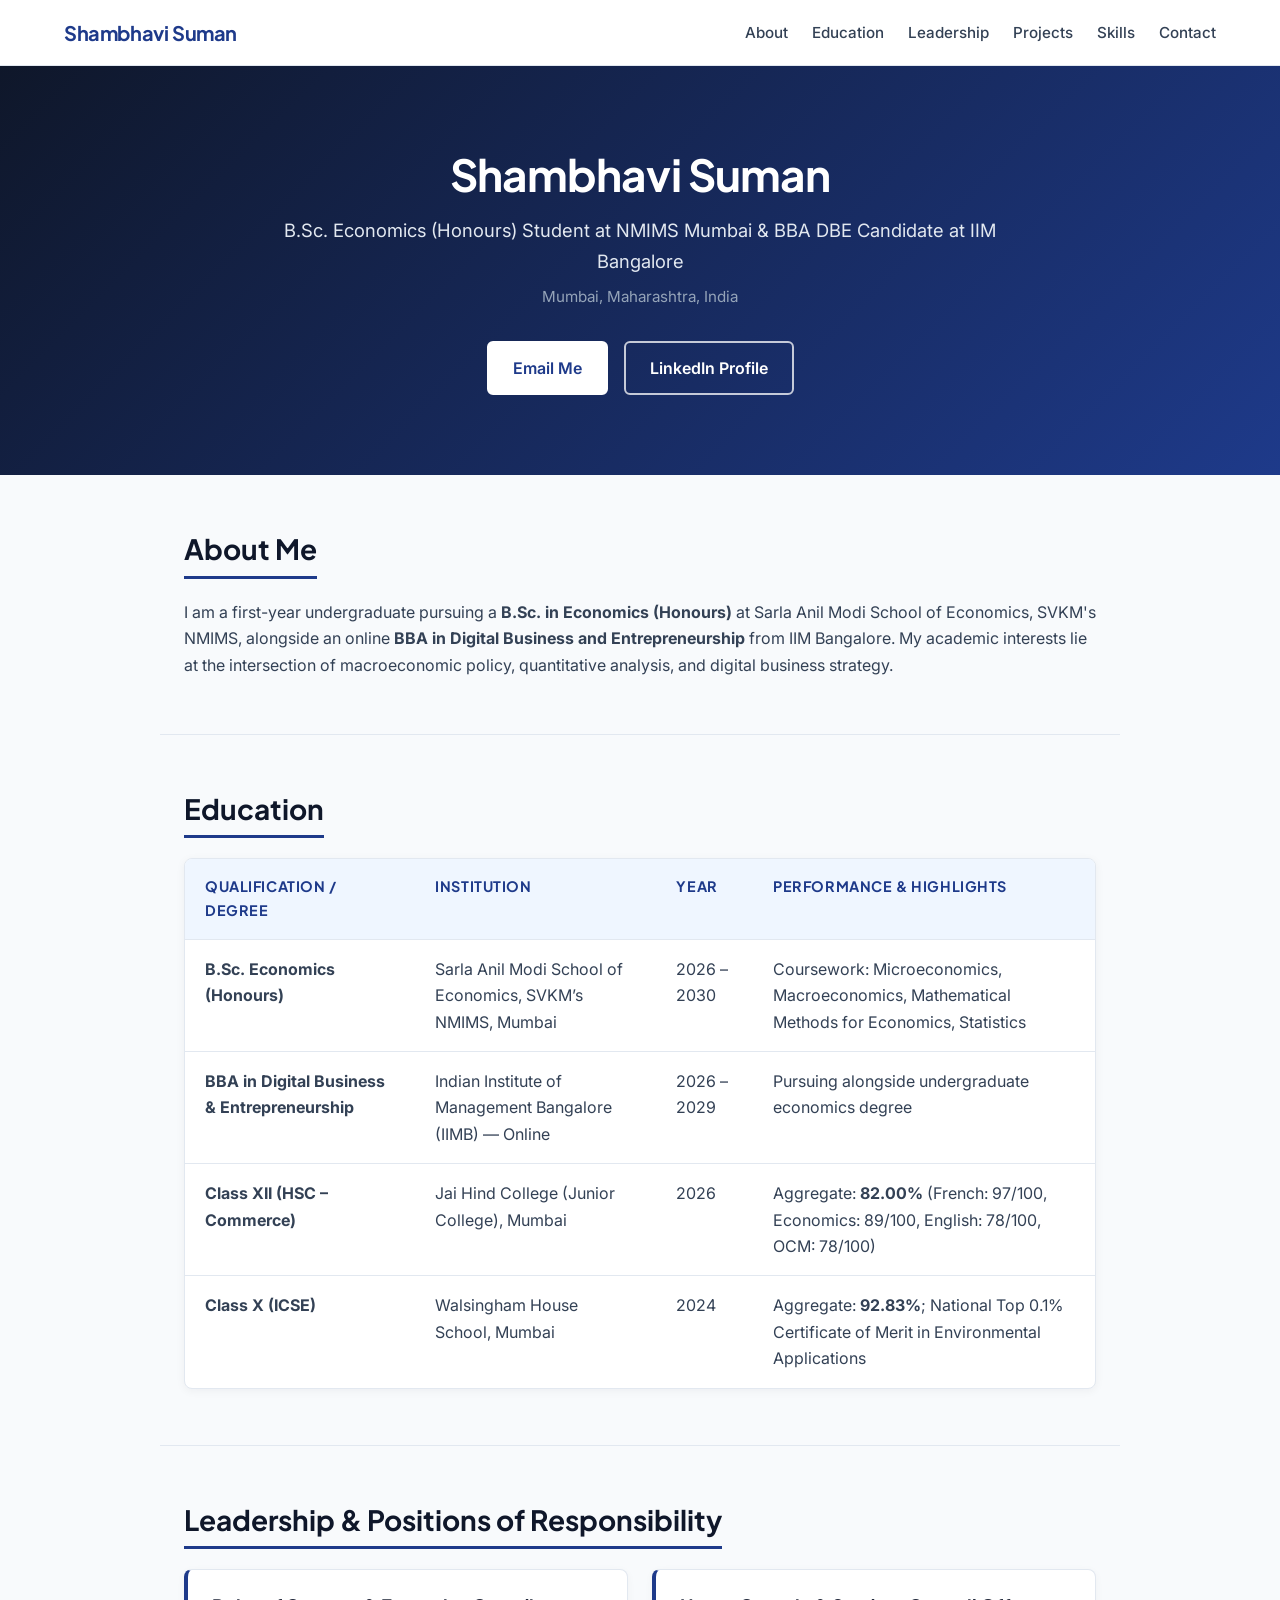
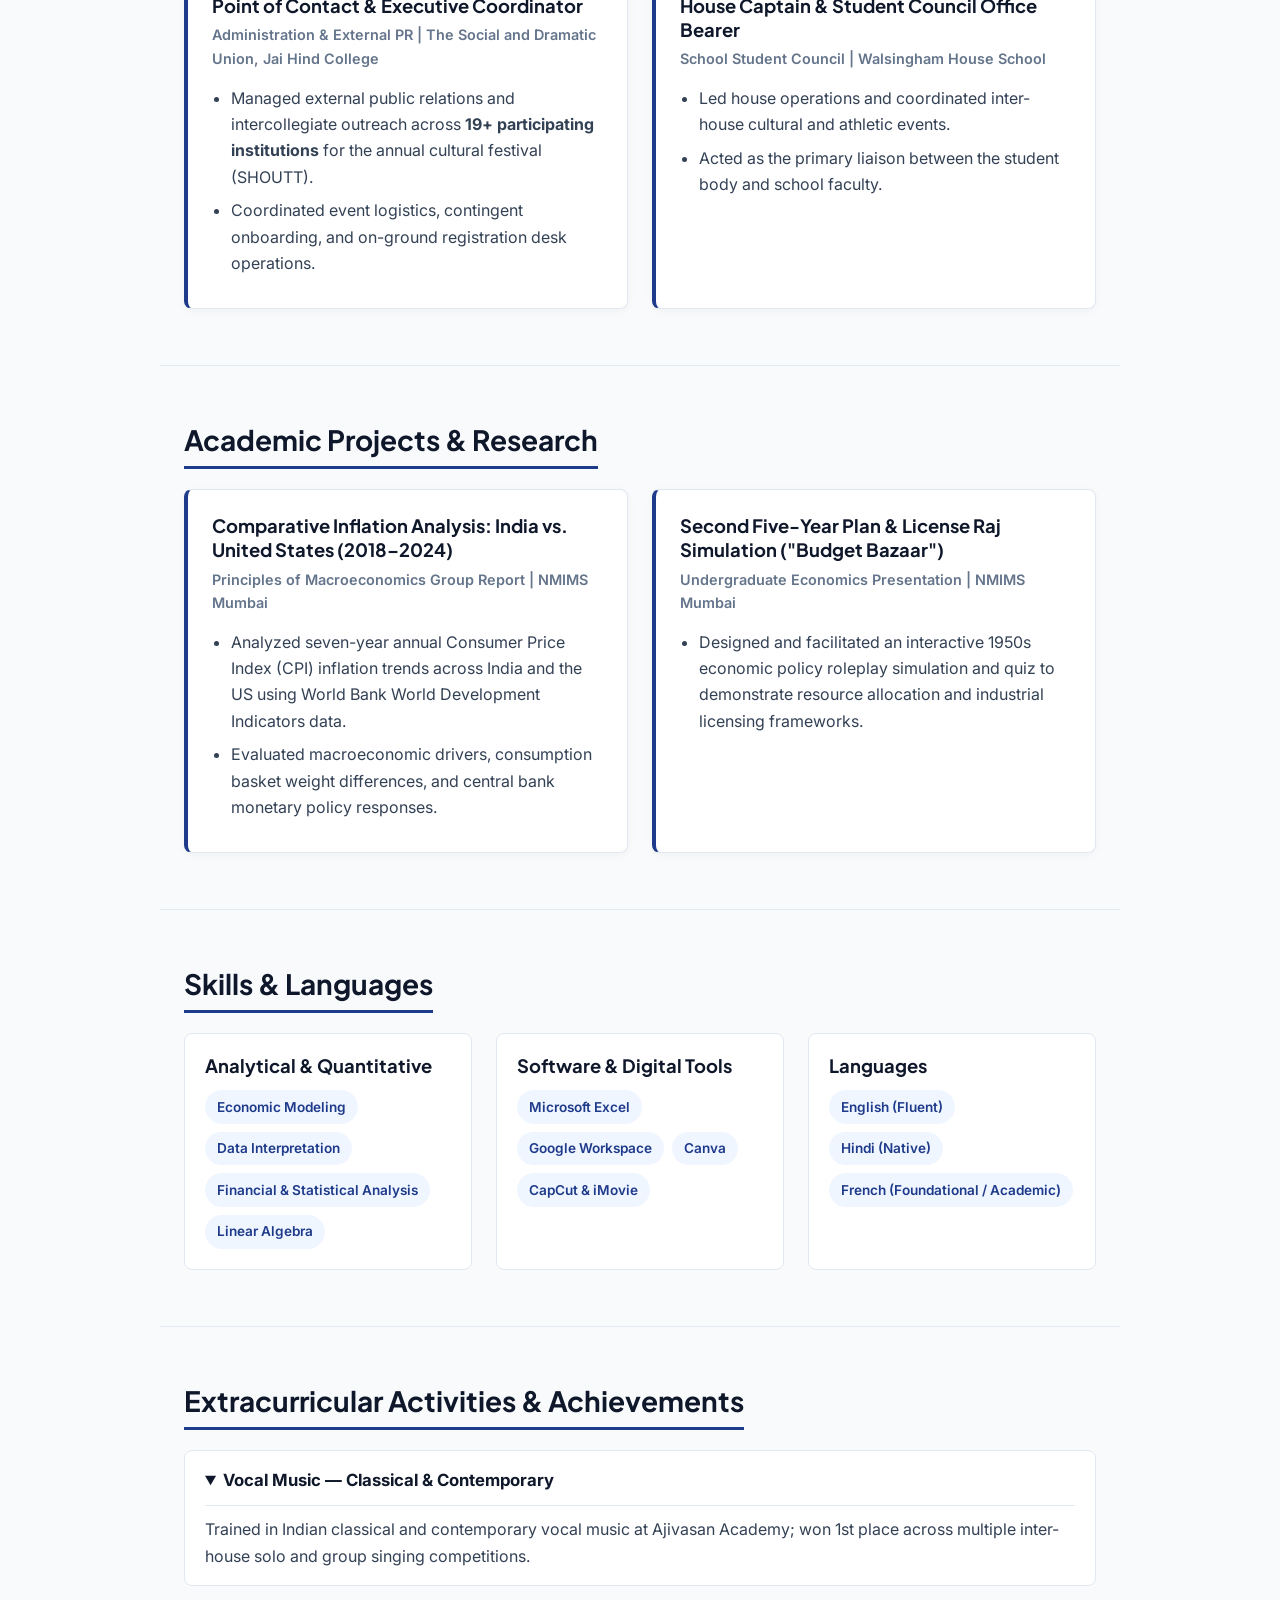
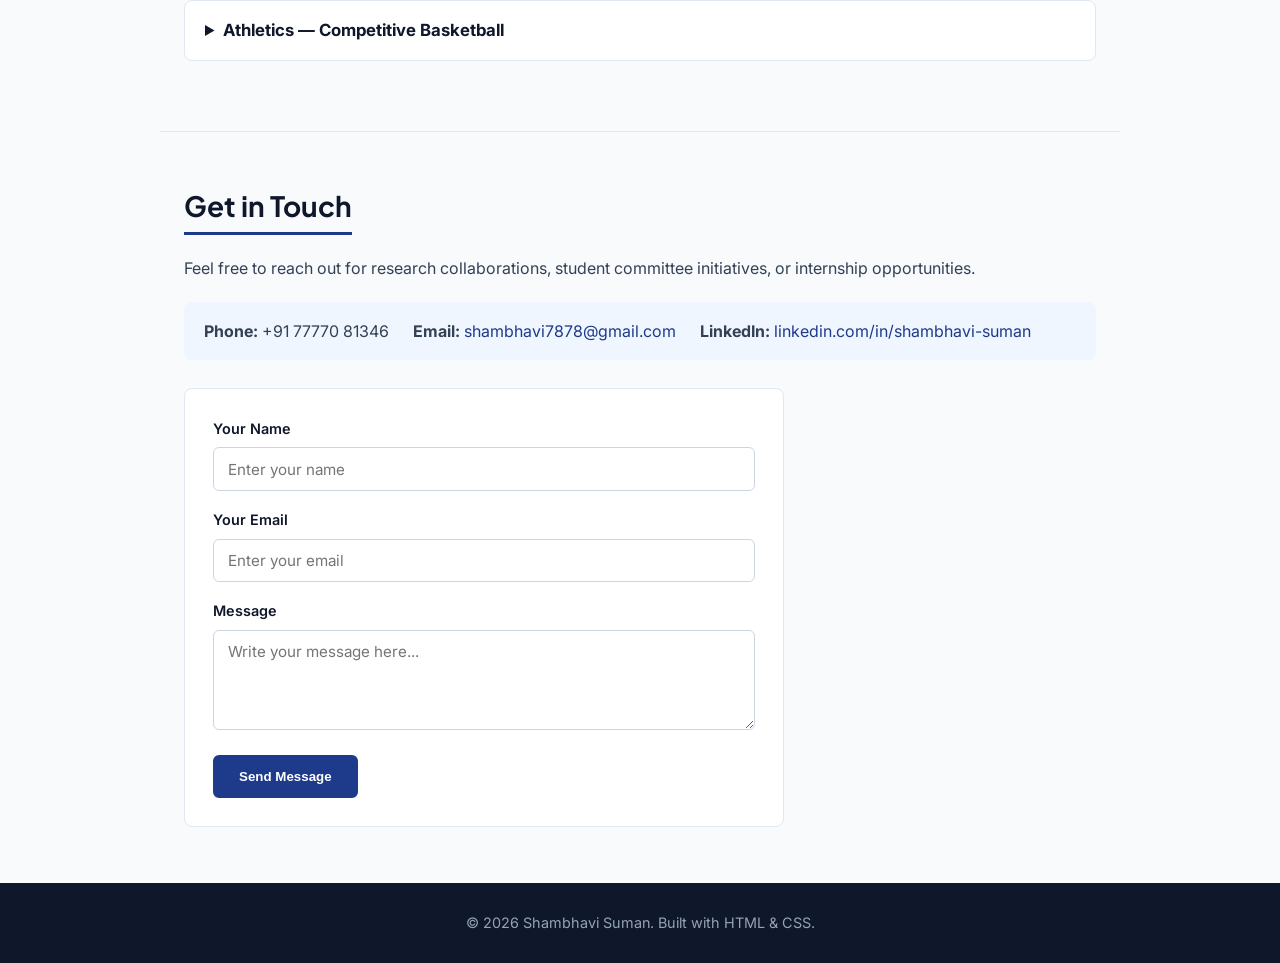
<file: index.html>
<!DOCTYPE html>
<html lang="en">
<head>
  <meta charset="UTF-8">
  <meta name="viewport" content="width=device-width, initial-scale=1.0">
  <title>Shambhavi Suman | Personal Portfolio & Resume</title>
  <!-- Link to external stylesheet for the CSS assignment -->
  <link rel="stylesheet" href="style.css">
</head>
<body>

  <!-- Navigation Bar (Uses anchor links to jump to sections) -->
  <nav id="navbar">
    <div class="nav-brand">
      <a href="#hero">Shambhavi Suman</a>
    </div>
    <ul class="nav-links">
      <li><a href="#about">About</a></li>
      <li><a href="#education">Education</a></li>
      <li><a href="#leadership">Leadership</a></li>
      <li><a href="#projects">Projects</a></li>
      <li><a href="#skills">Skills</a></li>
      <li><a href="#contact">Contact</a></li>
    </ul>
  </nav>

  <!-- Hero / Header Section -->
  <header id="hero">
    <div class="hero-content">
      <h1>Shambhavi Suman</h1>
      <p class="tagline">B.Sc. Economics (Honours) Student at NMIMS Mumbai &amp; BBA DBE Candidate at IIM Bangalore</p>
      <p class="location">Mumbai, Maharashtra, India</p>
      
      <div class="hero-links">
        <a href="mailto:shambhavi7878@gmail.com" class="btn">Email Me</a>
        <a href="https://www.linkedin.com/in/shambhavi-suman-71443622b" target="_blank" rel="noopener noreferrer" class="btn btn-outline">LinkedIn Profile</a>
      </div>
    </div>
  </header>

  <main>

    <!-- About Section -->
    <section id="about" class="container">
      <h2>About Me</h2>
      <p>
        I am a first-year undergraduate pursuing a <strong>B.Sc. in Economics (Honours)</strong> at Sarla Anil Modi School of Economics, SVKM's NMIMS, alongside an online <strong>BBA in Digital Business and Entrepreneurship</strong> from IIM Bangalore. My academic interests lie at the intersection of macroeconomic policy, quantitative analysis, and digital business strategy.
      </p>
    </section>

    <!-- Education Section (Demonstrates Semantic Tables from Module 3) -->
    <section id="education" class="container">
      <h2>Education</h2>
      
      <div class="table-wrapper">
        <table>
          <thead>
            <tr>
              <th>Qualification / Degree</th>
              <th>Institution</th>
              <th>Year</th>
              <th>Performance &amp; Highlights</th>
            </tr>
          </thead>
          <tbody>
            <tr>
              <td><strong>B.Sc. Economics (Honours)</strong></td>
              <td>Sarla Anil Modi School of Economics, SVKM’s NMIMS, Mumbai</td>
              <td>2026 – 2030</td>
              <td>Coursework: Microeconomics, Macroeconomics, Mathematical Methods for Economics, Statistics</td>
            </tr>
            <tr>
              <td><strong>BBA in Digital Business &amp; Entrepreneurship</strong></td>
              <td>Indian Institute of Management Bangalore (IIMB) — Online</td>
              <td>2026 – 2029</td>
              <td>Pursuing alongside undergraduate economics degree</td>
            </tr>
            <tr>
              <td><strong>Class XII (HSC – Commerce)</strong></td>
              <td>Jai Hind College (Junior College), Mumbai</td>
              <td>2026</td>
              <td>Aggregate: <strong>82.00%</strong> (French: 97/100, Economics: 89/100, English: 78/100, OCM: 78/100)</td>
            </tr>
            <tr>
              <td><strong>Class X (ICSE)</strong></td>
              <td>Walsingham House School, Mumbai</td>
              <td>2024</td>
              <td>Aggregate: <strong>92.83%</strong>; National Top 0.1% Certificate of Merit in Environmental Applications</td>
            </tr>
          </tbody>
        </table>
      </div>
    </section>

    <!-- Leadership & Positions of Responsibility -->
    <section id="leadership" class="container">
      <h2>Leadership &amp; Positions of Responsibility</h2>
      
      <div class="card-grid">
        <article class="card">
          <h3>Point of Contact &amp; Executive Coordinator</h3>
          <p class="subtitle">Administration &amp; External PR | The Social and Dramatic Union, Jai Hind College</p>
          <ul>
            <li>Managed external public relations and intercollegiate outreach across <strong>19+ participating institutions</strong> for the annual cultural festival (SHOUTT).</li>
            <li>Coordinated event logistics, contingent onboarding, and on-ground registration desk operations.</li>
          </ul>
        </article>

        <article class="card">
          <h3>House Captain &amp; Student Council Office Bearer</h3>
          <p class="subtitle">School Student Council | Walsingham House School</p>
          <ul>
            <li>Led house operations and coordinated inter-house cultural and athletic events.</li>
            <li>Acted as the primary liaison between the student body and school faculty.</li>
          </ul>
        </article>
      </div>
    </section>

    <!-- Academic Projects & Research -->
    <section id="projects" class="container">
      <h2>Academic Projects &amp; Research</h2>
      
      <div class="card-grid">
        <article class="card">
          <h3>Comparative Inflation Analysis: India vs. United States (2018–2024)</h3>
          <p class="subtitle">Principles of Macroeconomics Group Report | NMIMS Mumbai</p>
          <ul>
            <li>Analyzed seven-year annual Consumer Price Index (CPI) inflation trends across India and the US using World Bank World Development Indicators data.</li>
            <li>Evaluated macroeconomic drivers, consumption basket weight differences, and central bank monetary policy responses.</li>
          </ul>
        </article>

        <article class="card">
          <h3>Second Five-Year Plan &amp; License Raj Simulation ("Budget Bazaar")</h3>
          <p class="subtitle">Undergraduate Economics Presentation | NMIMS Mumbai</p>
          <ul>
            <li>Designed and facilitated an interactive 1950s economic policy roleplay simulation and quiz to demonstrate resource allocation and industrial licensing frameworks.</li>
          </ul>
        </article>
      </div>
    </section>

    <!-- Skills & Languages -->
    <section id="skills" class="container">
      <h2>Skills &amp; Languages</h2>
      
      <div class="skills-wrapper">
        <div class="skill-group">
          <h3>Analytical &amp; Quantitative</h3>
          <ul class="skill-list">
            <li>Economic Modeling</li>
            <li>Data Interpretation</li>
            <li>Financial &amp; Statistical Analysis</li>
            <li>Linear Algebra</li>
          </ul>
        </div>

        <div class="skill-group">
          <h3>Software &amp; Digital Tools</h3>
          <ul class="skill-list">
            <li>Microsoft Excel</li>
            <li>Google Workspace</li>
            <li>Canva</li>
            <li>CapCut &amp; iMovie</li>
          </ul>
        </div>

        <div class="skill-group">
          <h3>Languages</h3>
          <ul class="skill-list">
            <li>English (Fluent)</li>
            <li>Hindi (Native)</li>
            <li>French (Foundational / Academic)</li>
          </ul>
        </div>
      </div>
    </section>

    <!-- Extracurricular Activities (Uses native HTML <details> for zero-JS interactivity) -->
    <section id="extracurriculars" class="container">
      <h2>Extracurricular Activities &amp; Achievements</h2>
      
      <details open>
        <summary><strong>Vocal Music — Classical &amp; Contemporary</strong></summary>
        <p>Trained in Indian classical and contemporary vocal music at Ajivasan Academy; won 1st place across multiple inter-house solo and group singing competitions.</p>
      </details>

      <details>
        <summary><strong>Athletics — Competitive Basketball</strong></summary>
        <p>Former School Basketball Team Captain; led the squad to First Runner-Up finishes in inter-school tournaments (2018, 2023).</p>
      </details>
    </section>

    <!-- Contact Section (Demonstrates Forms, Inputs, and Buttons from Module 3) -->
    <section id="contact" class="container">
      <h2>Get in Touch</h2>
      <p>Feel free to reach out for research collaborations, student committee initiatives, or internship opportunities.</p>
      
      <div class="contact-info">
        <p><strong>Phone:</strong> +91 77770 81346</p>
        <p><strong>Email:</strong> <a href="mailto:shambhavi7878@gmail.com">shambhavi7878@gmail.com</a></p>
        <p><strong>LinkedIn:</strong> <a href="https://www.linkedin.com/in/shambhavi-suman-71443622b" target="_blank" rel="noopener noreferrer">linkedin.com/in/shambhavi-suman</a></p>
      </div>

      <form action="#" method="post" class="contact-form">
        <div class="form-group">
          <label for="name">Your Name</label>
          <input type="text" id="name" name="name" placeholder="Enter your name" required>
        </div>

        <div class="form-group">
          <label for="email">Your Email</label>
          <input type="email" id="email" name="email" placeholder="Enter your email" required>
        </div>

        <div class="form-group">
          <label for="message">Message</label>
          <textarea id="message" name="message" rows="4" placeholder="Write your message here..." required></textarea>
        </div>

        <button type="submit" class="btn">Send Message</button>
      </form>
    </section>

  </main>

  <!-- Footer -->
  <footer>
    <p>&copy; 2026 Shambhavi Suman. Built with HTML &amp; CSS.</p>
  </footer>

</body>
</html>
</file>
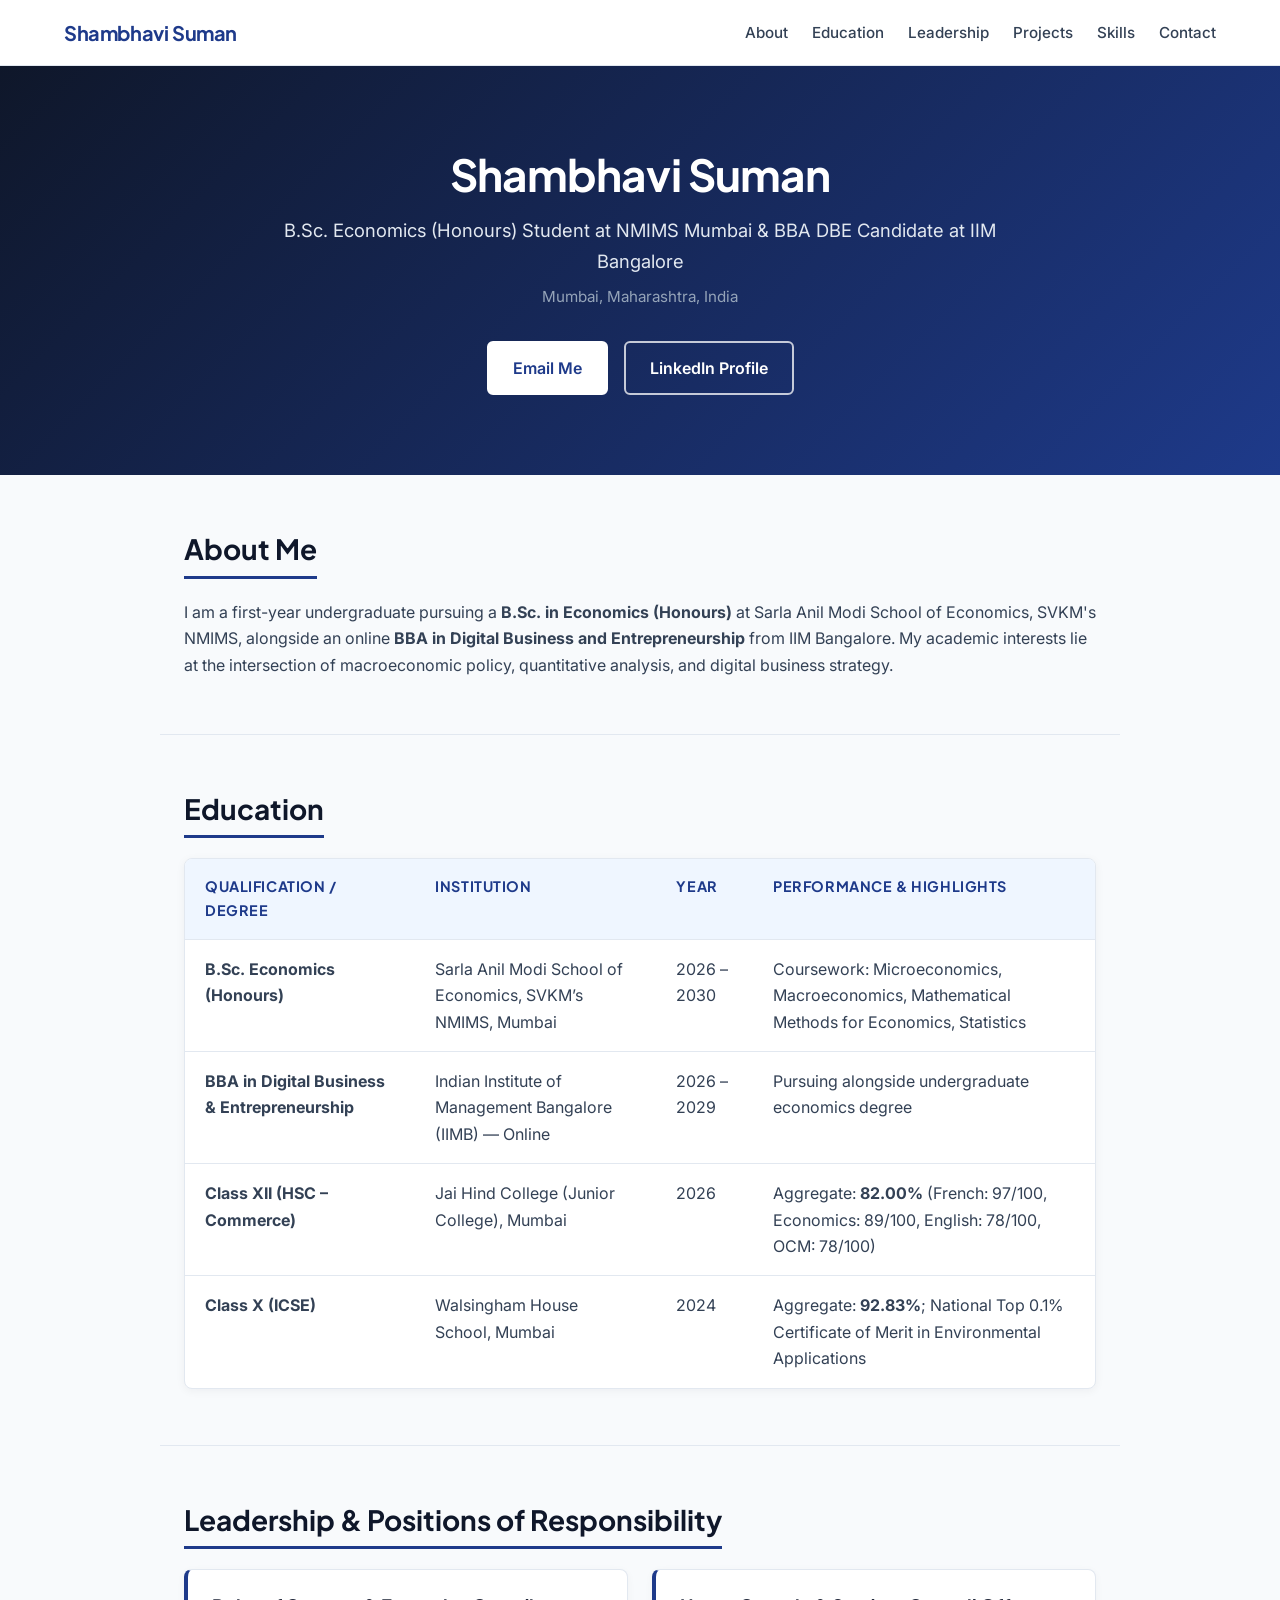
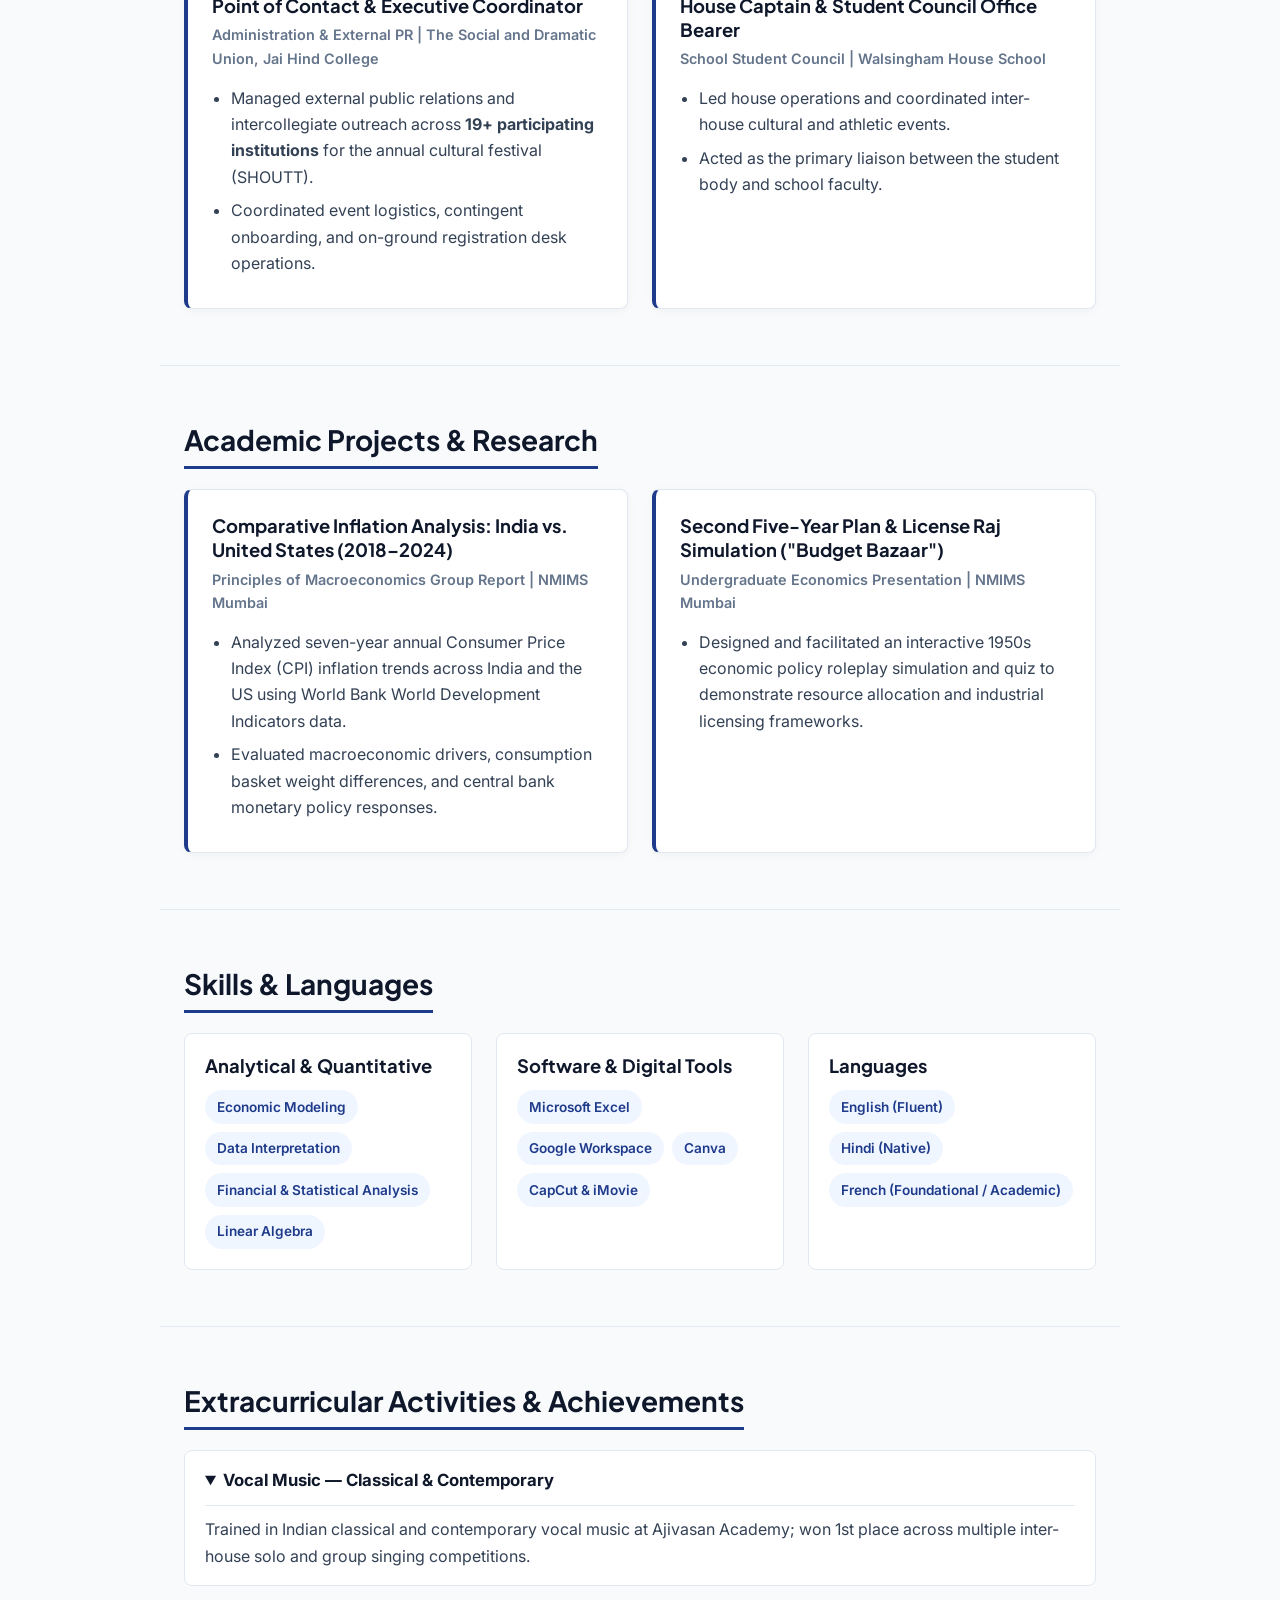
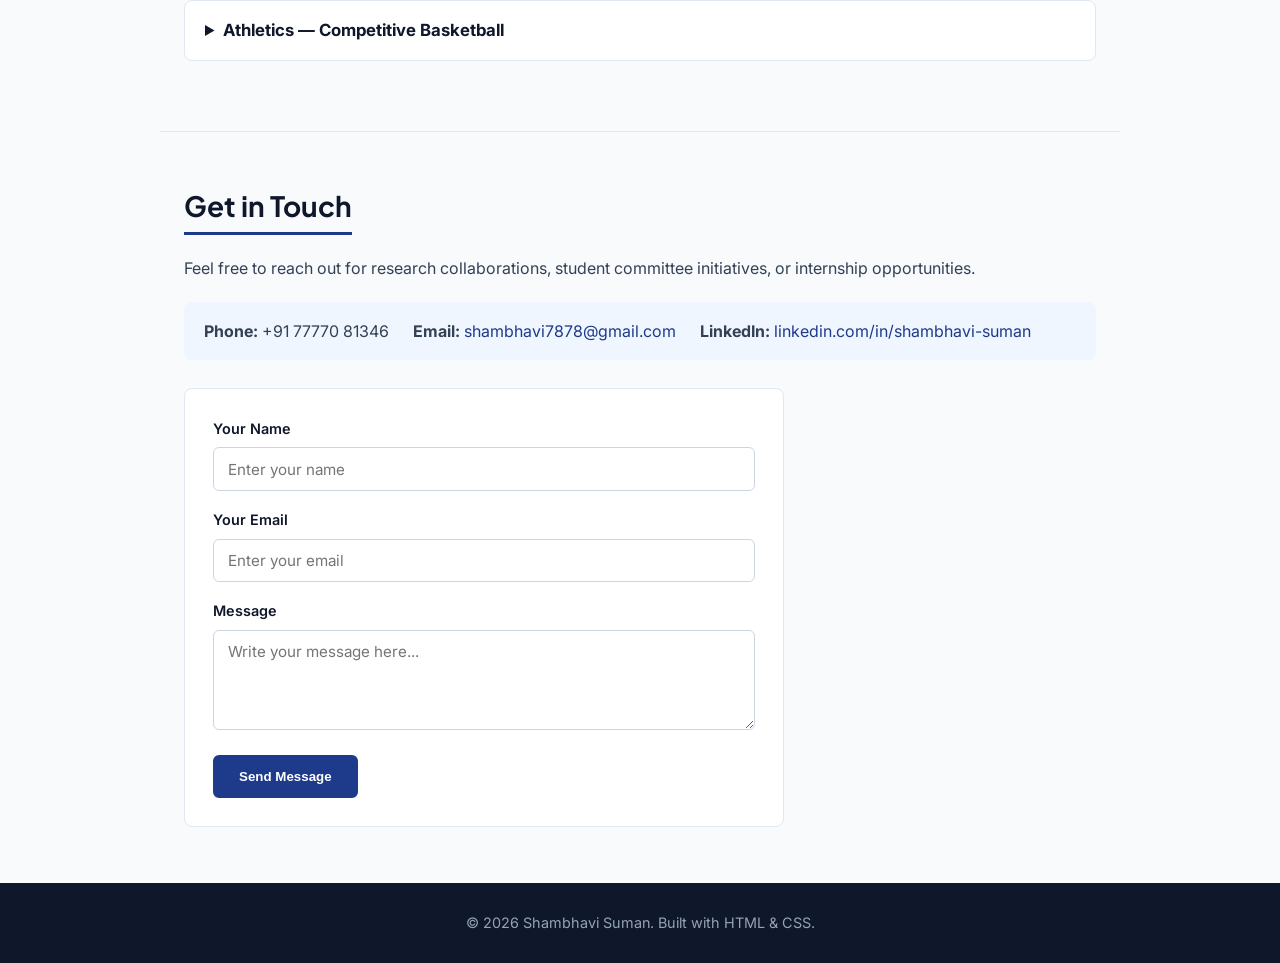
<file: shambhavisumanresumeindex.html>
<!DOCTYPE html>
<html lang="en">
<head>
  <meta charset="UTF-8">
  <meta name="viewport" content="width=device-width, initial-scale=1.0">
  <title>Shambhavi Suman | Personal Portfolio & Resume</title>
  <!-- Link to external stylesheet for the CSS assignment -->
  <link rel="stylesheet" href="style.css">
</head>
<body>

  <!-- Navigation Bar (Uses anchor links to jump to sections) -->
  <nav id="navbar">
    <div class="nav-brand">
      <a href="#hero">Shambhavi Suman</a>
    </div>
    <ul class="nav-links">
      <li><a href="#about">About</a></li>
      <li><a href="#education">Education</a></li>
      <li><a href="#leadership">Leadership</a></li>
      <li><a href="#projects">Projects</a></li>
      <li><a href="#skills">Skills</a></li>
      <li><a href="#contact">Contact</a></li>
    </ul>
  </nav>

  <!-- Hero / Header Section -->
  <header id="hero">
    <div class="hero-content">
      <h1>Shambhavi Suman</h1>
      <p class="tagline">B.Sc. Economics (Honours) Student at NMIMS Mumbai &amp; BBA DBE Candidate at IIM Bangalore</p>
      <p class="location">Mumbai, Maharashtra, India</p>
      
      <div class="hero-links">
        <a href="mailto:shambhavi7878@gmail.com" class="btn">Email Me</a>
        <a href="https://www.linkedin.com/in/shambhavi-suman-71443622b" target="_blank" rel="noopener noreferrer" class="btn btn-outline">LinkedIn Profile</a>
      </div>
    </div>
  </header>

  <main>

    <!-- About Section -->
    <section id="about" class="container">
      <h2>About Me</h2>
      <p>
        I am a first-year undergraduate pursuing a <strong>B.Sc. in Economics (Honours)</strong> at Sarla Anil Modi School of Economics, SVKM's NMIMS, alongside an online <strong>BBA in Digital Business and Entrepreneurship</strong> from IIM Bangalore. My academic interests lie at the intersection of macroeconomic policy, quantitative analysis, and digital business strategy.
      </p>
    </section>

    <!-- Education Section (Demonstrates Semantic Tables from Module 3) -->
    <section id="education" class="container">
      <h2>Education</h2>
      
      <div class="table-wrapper">
        <table>
          <thead>
            <tr>
              <th>Qualification / Degree</th>
              <th>Institution</th>
              <th>Year</th>
              <th>Performance &amp; Highlights</th>
            </tr>
          </thead>
          <tbody>
            <tr>
              <td><strong>B.Sc. Economics (Honours)</strong></td>
              <td>Sarla Anil Modi School of Economics, SVKM’s NMIMS, Mumbai</td>
              <td>2026 – 2030</td>
              <td>Coursework: Microeconomics, Macroeconomics, Mathematical Methods for Economics, Statistics</td>
            </tr>
            <tr>
              <td><strong>BBA in Digital Business &amp; Entrepreneurship</strong></td>
              <td>Indian Institute of Management Bangalore (IIMB) — Online</td>
              <td>2026 – 2029</td>
              <td>Pursuing alongside undergraduate economics degree</td>
            </tr>
            <tr>
              <td><strong>Class XII (HSC – Commerce)</strong></td>
              <td>Jai Hind College (Junior College), Mumbai</td>
              <td>2026</td>
              <td>Aggregate: <strong>82.00%</strong> (French: 97/100, Economics: 89/100, English: 78/100, OCM: 78/100)</td>
            </tr>
            <tr>
              <td><strong>Class X (ICSE)</strong></td>
              <td>Walsingham House School, Mumbai</td>
              <td>2024</td>
              <td>Aggregate: <strong>92.83%</strong>; National Top 0.1% Certificate of Merit in Environmental Applications</td>
            </tr>
          </tbody>
        </table>
      </div>
    </section>

    <!-- Leadership & Positions of Responsibility -->
    <section id="leadership" class="container">
      <h2>Leadership &amp; Positions of Responsibility</h2>
      
      <div class="card-grid">
        <article class="card">
          <h3>Point of Contact &amp; Executive Coordinator</h3>
          <p class="subtitle">Administration &amp; External PR | The Social and Dramatic Union, Jai Hind College</p>
          <ul>
            <li>Managed external public relations and intercollegiate outreach across <strong>19+ participating institutions</strong> for the annual cultural festival (SHOUTT).</li>
            <li>Coordinated event logistics, contingent onboarding, and on-ground registration desk operations.</li>
          </ul>
        </article>

        <article class="card">
          <h3>House Captain &amp; Student Council Office Bearer</h3>
          <p class="subtitle">School Student Council | Walsingham House School</p>
          <ul>
            <li>Led house operations and coordinated inter-house cultural and athletic events.</li>
            <li>Acted as the primary liaison between the student body and school faculty.</li>
          </ul>
        </article>
      </div>
    </section>

    <!-- Academic Projects & Research -->
    <section id="projects" class="container">
      <h2>Academic Projects &amp; Research</h2>
      
      <div class="card-grid">
        <article class="card">
          <h3>Comparative Inflation Analysis: India vs. United States (2018–2024)</h3>
          <p class="subtitle">Principles of Macroeconomics Group Report | NMIMS Mumbai</p>
          <ul>
            <li>Analyzed seven-year annual Consumer Price Index (CPI) inflation trends across India and the US using World Bank World Development Indicators data.</li>
            <li>Evaluated macroeconomic drivers, consumption basket weight differences, and central bank monetary policy responses.</li>
          </ul>
        </article>

        <article class="card">
          <h3>Second Five-Year Plan &amp; License Raj Simulation ("Budget Bazaar")</h3>
          <p class="subtitle">Undergraduate Economics Presentation | NMIMS Mumbai</p>
          <ul>
            <li>Designed and facilitated an interactive 1950s economic policy roleplay simulation and quiz to demonstrate resource allocation and industrial licensing frameworks.</li>
          </ul>
        </article>
      </div>
    </section>

    <!-- Skills & Languages -->
    <section id="skills" class="container">
      <h2>Skills &amp; Languages</h2>
      
      <div class="skills-wrapper">
        <div class="skill-group">
          <h3>Analytical &amp; Quantitative</h3>
          <ul class="skill-list">
            <li>Economic Modeling</li>
            <li>Data Interpretation</li>
            <li>Financial &amp; Statistical Analysis</li>
            <li>Linear Algebra</li>
          </ul>
        </div>

        <div class="skill-group">
          <h3>Software &amp; Digital Tools</h3>
          <ul class="skill-list">
            <li>Microsoft Excel</li>
            <li>Google Workspace</li>
            <li>Canva</li>
            <li>CapCut &amp; iMovie</li>
          </ul>
        </div>

        <div class="skill-group">
          <h3>Languages</h3>
          <ul class="skill-list">
            <li>English (Fluent)</li>
            <li>Hindi (Native)</li>
            <li>French (Foundational / Academic)</li>
          </ul>
        </div>
      </div>
    </section>

    <!-- Extracurricular Activities (Uses native HTML <details> for zero-JS interactivity) -->
    <section id="extracurriculars" class="container">
      <h2>Extracurricular Activities &amp; Achievements</h2>
      
      <details open>
        <summary><strong>Vocal Music — Classical &amp; Contemporary</strong></summary>
        <p>Trained in Indian classical and contemporary vocal music at Ajivasan Academy; won 1st place across multiple inter-house solo and group singing competitions.</p>
      </details>

      <details>
        <summary><strong>Athletics — Competitive Basketball</strong></summary>
        <p>Former School Basketball Team Captain; led the squad to First Runner-Up finishes in inter-school tournaments (2018, 2023).</p>
      </details>
    </section>

    <!-- Contact Section (Demonstrates Forms, Inputs, and Buttons from Module 3) -->
    <section id="contact" class="container">
      <h2>Get in Touch</h2>
      <p>Feel free to reach out for research collaborations, student committee initiatives, or internship opportunities.</p>
      
      <div class="contact-info">
        <p><strong>Phone:</strong> +91 77770 81346</p>
        <p><strong>Email:</strong> <a href="mailto:shambhavi7878@gmail.com">shambhavi7878@gmail.com</a></p>
        <p><strong>LinkedIn:</strong> <a href="https://www.linkedin.com/in/shambhavi-suman-71443622b" target="_blank" rel="noopener noreferrer">linkedin.com/in/shambhavi-suman</a></p>
      </div>

      <form action="#" method="post" class="contact-form">
        <div class="form-group">
          <label for="name">Your Name</label>
          <input type="text" id="name" name="name" placeholder="Enter your name" required>
        </div>

        <div class="form-group">
          <label for="email">Your Email</label>
          <input type="email" id="email" name="email" placeholder="Enter your email" required>
        </div>

        <div class="form-group">
          <label for="message">Message</label>
          <textarea id="message" name="message" rows="4" placeholder="Write your message here..." required></textarea>
        </div>

        <button type="submit" class="btn">Send Message</button>
      </form>
    </section>

  </main>

  <!-- Footer -->
  <footer>
    <p>&copy; 2026 Shambhavi Suman. Built with HTML &amp; CSS.</p>
  </footer>

</body>
</html>
</file>
<file: style.css>
/* =========================================
   1. GOOGLE FONTS & CSS VARIABLES (PALETTE)
   ========================================= */
@import url('https://fonts.googleapis.com/css2?family=Inter:wght@400;500;600&family=Plus+Jakarta+Sans:wght@600;700&display=swap');

:root {
  --bg-page: #f8fafc;        /* Soft off-white page background */
  --bg-card: #ffffff;        /* Crisp white for cards and sections */
  --primary: #1e3a8a;        /* Deep executive navy blue */
  --primary-hover: #1d4ed8;  /* Brighter royal blue for hover states */
  --accent-light: #eff6ff;   /* Subtle pale blue highlight */
  --text-dark: #0f172a;      /* High-contrast dark slate for headings */
  --text-body: #334155;      /* Comfortable slate gray for body text */
  --text-muted: #64748b;     /* Muted gray for dates and subtitles */
  --border-color: #e2e8f0;   /* Light subtle border */
}

/* =========================================
   2. GLOBAL RESET & ELEMENT SELECTORS
   ========================================= */
* {
  box-sizing: border-box;
  margin: 0;
  padding: 0;
}

html {
  scroll-behavior: smooth;
}

body {
  font-family: 'Inter', sans-serif;
  background-color: var(--bg-page);
  color: var(--text-body);
  line-height: 1.65;
  font-size: 16px;
}

h1, h2, h3 {
  font-family: 'Plus Jakarta Sans', sans-serif;
  color: var(--text-dark);
  line-height: 1.3;
}

h2 {
  font-size: 1.75rem;
  margin-bottom: 1.25rem;
  padding-bottom: 0.5rem;
  border-bottom: 3px solid var(--primary);
  display: inline-block;
}

h3 {
  font-size: 1.15rem;
  margin-bottom: 0.35rem;
}

a {
  color: var(--primary);
  text-decoration: none;
  transition: color 0.25s ease;
}

a:hover {
  color: var(--primary-hover);
}

/* =========================================
   3. NAVIGATION BAR (ID SELECTOR + FLEXBOX)
   ========================================= */
#navbar {
  position: sticky;
  top: 0;
  z-index: 1000;
  background-color: rgba(255, 255, 255, 0.95);
  backdrop-filter: blur(8px);
  border-bottom: 1px solid var(--border-color);
  padding: 1rem 5%;
  display: flex;
  justify-content: space-between;
  align-items: center;
}

.nav-brand a {
  font-family: 'Plus Jakarta Sans', sans-serif;
  font-size: 1.25rem;
  font-weight: 700;
  color: var(--primary);
  letter-spacing: -0.02em;
}

.nav-links {
  list-style: none;
  display: flex;
  gap: 1.5rem;
}

.nav-links a {
  font-weight: 500;
  font-size: 0.95rem;
  color: var(--text-body);
  padding: 0.25rem 0;
  border-bottom: 2px solid transparent;
  transition: all 0.25s ease;
}

.nav-links a:hover {
  color: var(--primary);
  border-bottom-color: var(--primary);
}

/* =========================================
   4. HERO SECTION (ID SELECTOR)
   ========================================= */
#hero {
  background: linear-gradient(135deg, #0f172a 0%, #1e3a8a 100%);
  color: #ffffff;
  text-align: center;
  padding: 5rem 1.5rem;
}

.hero-content {
  max-width: 750px;
  margin: 0 auto;
}

#hero h1 {
  color: #ffffff;
  font-size: 2.75rem;
  margin-bottom: 0.75rem;
  letter-spacing: -0.02em;
}

.tagline {
  font-size: 1.15rem;
  color: #e2e8f0;
  margin-bottom: 0.5rem;
}

.location {
  font-size: 0.95rem;
  color: #94a3b8;
  margin-bottom: 2rem;
}

.hero-links {
  display: flex;
  justify-content: center;
  gap: 1rem;
  flex-wrap: wrap;
}

/* =========================================
   5. BUTTONS & CONTAINERS (CLASS SELECTORS)
   ========================================= */
.btn {
  display: inline-block;
  background-color: #ffffff;
  color: var(--primary);
  font-weight: 600;
  padding: 0.75rem 1.5rem;
  border-radius: 6px;
  border: 2px solid #ffffff;
  cursor: pointer;
  transition: transform 0.2s ease, box-shadow 0.2s ease, background-color 0.2s ease;
}

.btn:hover {
  transform: translateY(-2px);
  box-shadow: 0 6px 15px rgba(0, 0, 0, 0.15);
  color: var(--primary);
}

.btn-outline {
  background-color: transparent;
  color: #ffffff;
  border: 2px solid rgba(255, 255, 255, 0.75);
}

.btn-outline:hover {
  background-color: rgba(255, 255, 255, 0.1);
  color: #ffffff;
}

.container {
  max-width: 960px;
  margin: 0 auto;
  padding: 3.5rem 1.5rem;
  border-bottom: 1px solid var(--border-color);
}

/* =========================================
   6. EDUCATION TABLE STYLING
   ========================================= */
.table-wrapper {
  overflow-x: auto;
  background-color: var(--bg-card);
  border-radius: 8px;
  box-shadow: 0 2px 10px rgba(15, 23, 42, 0.05);
  border: 1px solid var(--border-color);
}

table {
  width: 100%;
  border-collapse: collapse;
  text-align: left;
}

th, td {
  padding: 1rem 1.25rem;
  border-bottom: 1px solid var(--border-color);
  vertical-align: top;
}

th {
  background-color: var(--accent-light);
  color: var(--primary);
  font-family: 'Plus Jakarta Sans', sans-serif;
  font-weight: 700;
  font-size: 0.9rem;
  text-transform: uppercase;
  letter-spacing: 0.04em;
}

tbody tr:last-child td {
  border-bottom: none;
}

tbody tr:hover {
  background-color: #f8fafc;
}

/* =========================================
   7. CARDS (CSS GRID + BOX MODEL + HOVER)
   ========================================= */
.card-grid {
  display: grid;
  grid-template-columns: repeat(auto-fit, minmax(300px, 1fr));
  gap: 1.5rem;
}

.card {
  background-color: var(--bg-card);
  border: 1px solid var(--border-color);
  border-left: 4px solid var(--primary);
  border-radius: 8px;
  padding: 1.5rem;
  box-shadow: 0 2px 8px rgba(15, 23, 42, 0.04);
  transition: transform 0.25s ease, box-shadow 0.25s ease;
}

.card:hover {
  transform: translateY(-4px);
  box-shadow: 0 10px 20px rgba(15, 23, 42, 0.08);
}

.subtitle {
  font-size: 0.9rem;
  font-weight: 600;
  color: var(--text-muted);
  margin-bottom: 0.85rem;
}

.card ul {
  padding-left: 1.2rem;
}

.card li {
  margin-bottom: 0.45rem;
}

/* =========================================
   8. SKILLS TAGS & INTERACTIVE DETAILS
   ========================================= */
.skills-wrapper {
  display: grid;
  grid-template-columns: repeat(auto-fit, minmax(250px, 1fr));
  gap: 1.5rem;
}

.skill-group {
  background-color: var(--bg-card);
  padding: 1.25rem;
  border-radius: 8px;
  border: 1px solid var(--border-color);
}

.skill-list {
  list-style: none;
  display: flex;
  flex-wrap: wrap;
  gap: 0.5rem;
  margin-top: 0.75rem;
}

.skill-list li {
  background-color: var(--accent-light);
  color: var(--primary);
  font-size: 0.85rem;
  font-weight: 600;
  padding: 0.35rem 0.75rem;
  border-radius: 999px;
  transition: background-color 0.2s ease, color 0.2s ease;
}

.skill-list li:hover {
  background-color: var(--primary);
  color: #ffffff;
}

details {
  background-color: var(--bg-card);
  border: 1px solid var(--border-color);
  border-radius: 8px;
  padding: 1rem 1.25rem;
  margin-bottom: 0.85rem;
  cursor: pointer;
}

details summary {
  color: var(--text-dark);
  font-size: 1.05rem;
}

details p {
  margin-top: 0.65rem;
  padding-top: 0.65rem;
  border-top: 1px solid var(--border-color);
}

/* =========================================
   9. CONTACT SECTION & FORM (ID + CLASSES)
   ========================================= */
#contact {
  border-bottom: none;
}

.contact-info {
  display: flex;
  flex-wrap: wrap;
  gap: 1.5rem;
  background-color: var(--accent-light);
  padding: 1rem 1.25rem;
  border-radius: 8px;
  margin: 1.25rem 0 1.75rem;
}

.contact-form {
  background-color: var(--bg-card);
  padding: 1.75rem;
  border-radius: 8px;
  border: 1px solid var(--border-color);
  max-width: 600px;
}

.form-group {
  margin-bottom: 1.1rem;
}

.form-group label {
  display: block;
  font-weight: 600;
  font-size: 0.9rem;
  margin-bottom: 0.4rem;
  color: var(--text-dark);
}

.form-group input,
.form-group textarea {
  width: 100%;
  padding: 0.7rem 0.9rem;
  border: 1px solid #cbd5e1;
  border-radius: 6px;
  font-family: 'Inter', sans-serif;
  font-size: 0.95rem;
  transition: border-color 0.2s ease;
}

.form-group input:focus,
.form-group textarea:focus {
  outline: none;
  border-color: var(--primary);
}

.contact-form .btn {
  background-color: var(--primary);
  color: #ffffff;
  border-color: var(--primary);
}

.contact-form .btn:hover {
  background-color: var(--primary-hover);
}

/* =========================================
   10. FOOTER & RESPONSIVE MEDIA QUERY
   ========================================= */
footer {
  background-color: var(--text-dark);
  color: #94a3b8;
  text-align: center;
  padding: 1.75rem 1rem;
  font-size: 0.9rem;
}

@media (max-width: 768px) {
  #navbar {
    flex-direction: column;
    gap: 0.75rem;
  }

  .nav-links {
    flex-wrap: wrap;
    justify-content: center;
    gap: 1rem;
  }

  #hero h1 {
    font-size: 2rem;
  }
}
</file>
